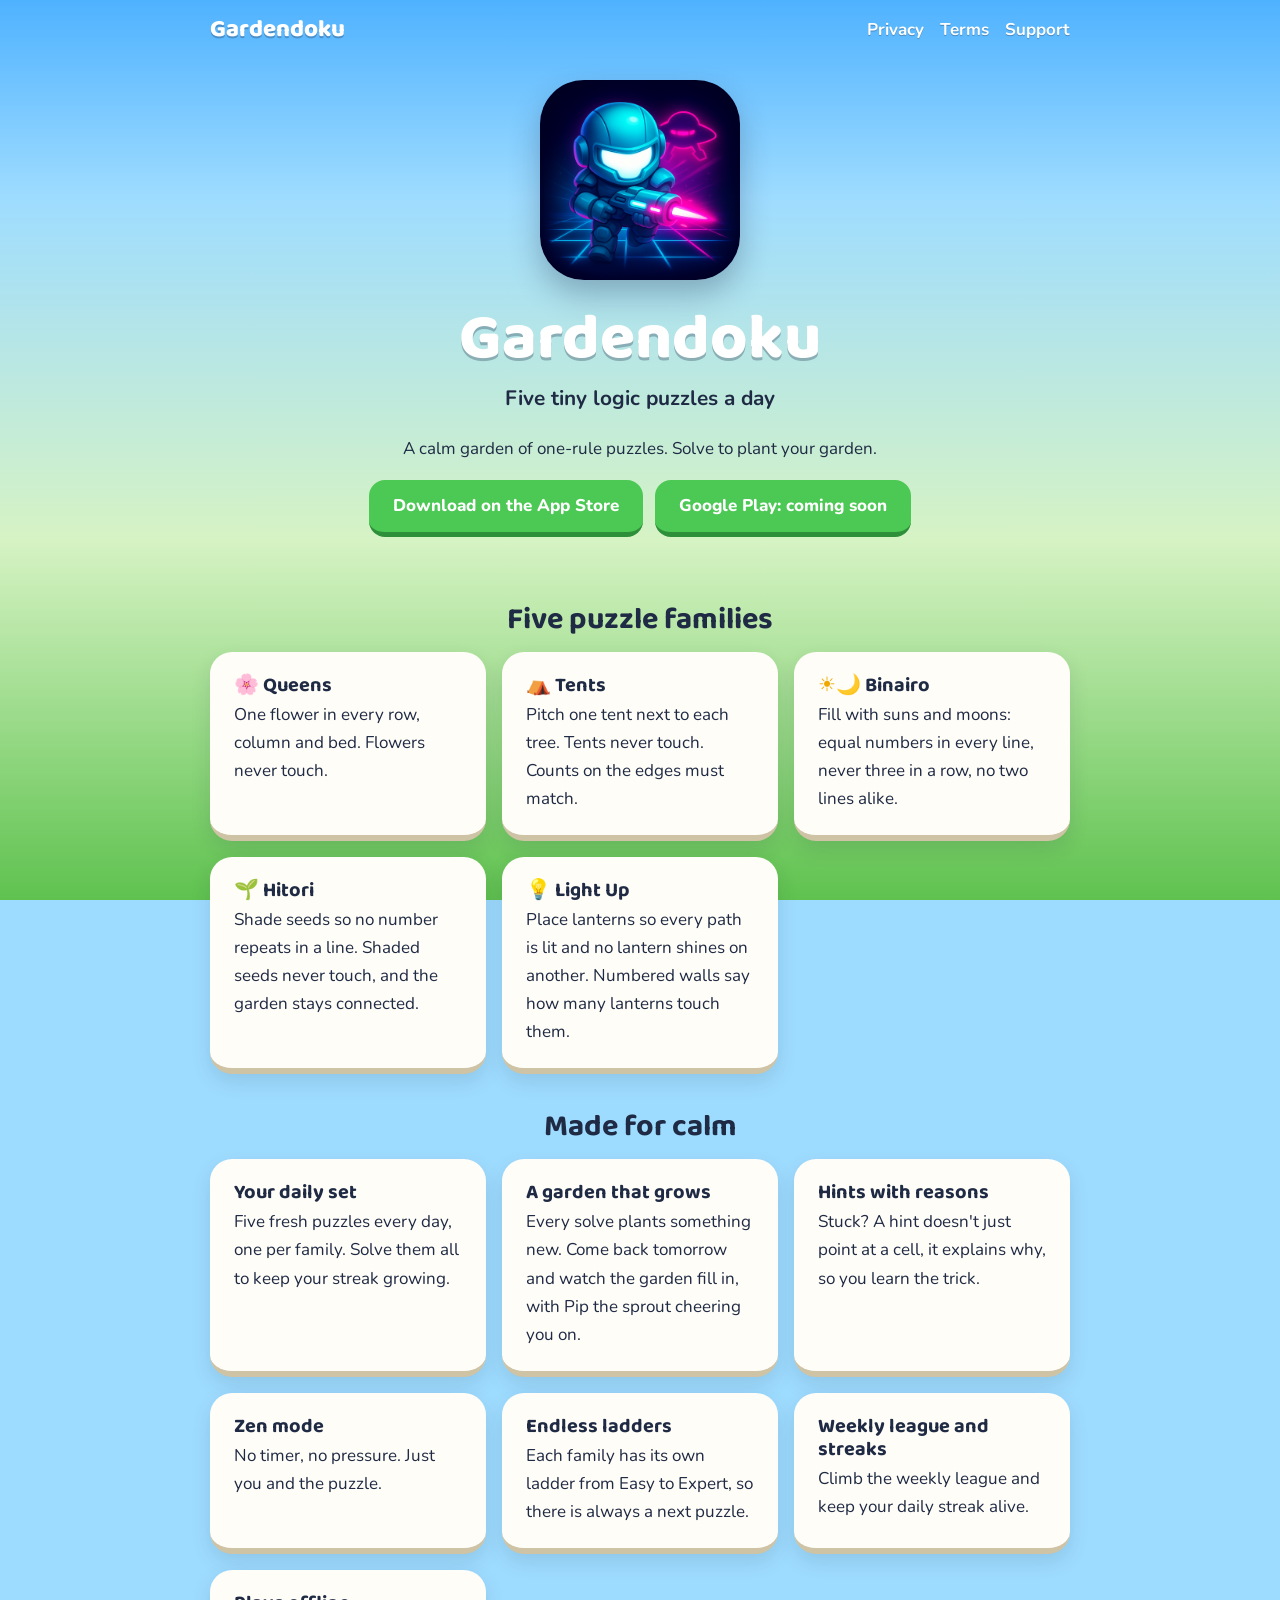
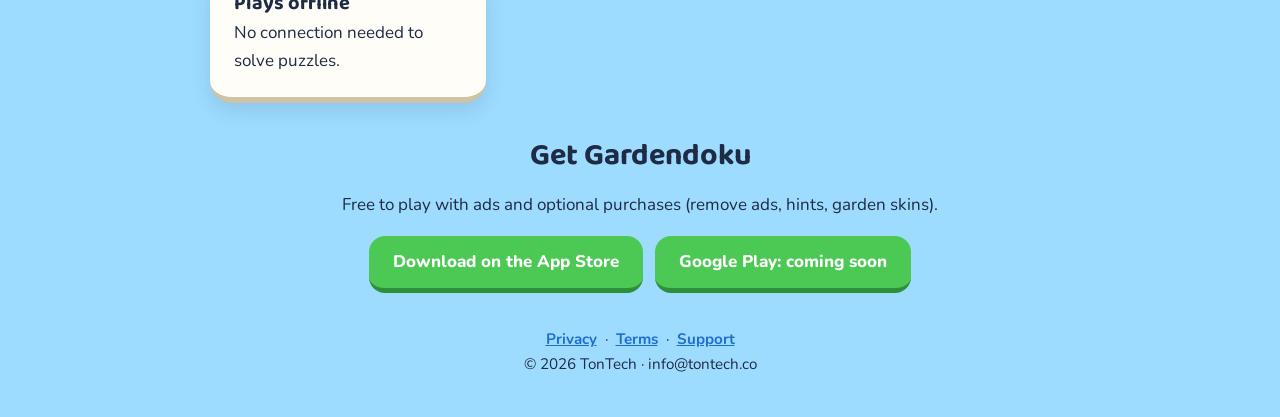
<file: index.html>
<!doctype html>
<html lang="en">
<head>
<meta charset="utf-8">
<meta name="viewport" content="width=device-width, initial-scale=1">
<title>Gardendoku - Five tiny logic puzzles a day</title>
<meta name="description" content="Gardendoku is a calm garden puzzle game: five tiny one-rule logic puzzles a day. By TonTech.">
<meta name="theme-color" content="#4FB2FF">
<meta property="og:title" content="Gardendoku">
<meta property="og:description" content="Five tiny logic puzzles a day.">
<meta property="og:image" content="https://tontechco.github.io/gardendoku-site/assets/icon.png">
<link rel="icon" href="assets/icon.png">
<link rel="preconnect" href="https://fonts.googleapis.com"><link rel="preconnect" href="https://fonts.gstatic.com" crossorigin>
<link href="https://fonts.googleapis.com/css2?family=Baloo+2:wght@600;800&family=Nunito:wght@400;700;800&display=swap" rel="stylesheet">
<link rel="stylesheet" href="assets/site.css">
</head>
<body>
<header class="site"><div class="wrap"><a class="brand" href="">Gardendoku</a>
<nav><a href="privacy/">Privacy</a><a href="terms/">Terms</a><a href="support/">Support</a></nav></div></header>
<section class="hero"><div class="wrap">
<img src="assets/icon.png" alt="Gardendoku icon" width="200" height="200">
<h1>Gardendoku</h1>
<p class="tagline">Five tiny logic puzzles a day</p>
<p>A calm garden of one-rule puzzles. Solve to plant your garden.</p>
<div class="badges">
<!-- Google Play: a real link once the Play record exists -->
<a class="badge" href="https://apps.apple.com/app/id6827605328?ct=site&mt=8">Download on the App Store</a>
<a class="badge" href="#" title="Coming soon">Google Play: coming soon</a>
</div></div></section>
<main class="wrap">
<h2 class="section">Five puzzle families</h2>
<div class="grid">
<div class="card"><h3><span>&#127800;</span> Queens</h3><p>One flower in every row, column and bed. Flowers never touch.</p></div>
<div class="card"><h3><span>&#9978;</span> Tents</h3><p>Pitch one tent next to each tree. Tents never touch. Counts on the edges must match.</p></div>
<div class="card"><h3><span>&#9728;&#127769;</span> Binairo</h3><p>Fill with suns and moons: equal numbers in every line, never three in a row, no two lines alike.</p></div>
<div class="card"><h3><span>&#127793;</span> Hitori</h3><p>Shade seeds so no number repeats in a line. Shaded seeds never touch, and the garden stays connected.</p></div>
<div class="card"><h3><span>&#128161;</span> Light Up</h3><p>Place lanterns so every path is lit and no lantern shines on another. Numbered walls say how many lanterns touch them.</p></div>
</div>
<h2 class="section">Made for calm</h2>
<div class="grid">
<div class="card"><h3>Your daily set</h3><p>Five fresh puzzles every day, one per family. Solve them all to keep your streak growing.</p></div>
<div class="card"><h3>A garden that grows</h3><p>Every solve plants something new. Come back tomorrow and watch the garden fill in, with Pip the sprout cheering you on.</p></div>
<div class="card"><h3>Hints with reasons</h3><p>Stuck? A hint doesn't just point at a cell, it explains why, so you learn the trick.</p></div>
<div class="card"><h3>Zen mode</h3><p>No timer, no pressure. Just you and the puzzle.</p></div>
<div class="card"><h3>Endless ladders</h3><p>Each family has its own ladder from Easy to Expert, so there is always a next puzzle.</p></div>
<div class="card"><h3>Weekly league and streaks</h3><p>Climb the weekly league and keep your daily streak alive.</p></div>
<div class="card"><h3>Plays offline</h3><p>No connection needed to solve puzzles.</p></div>
</div>
<h2 class="section">Get Gardendoku</h2>
<p style="text-align:center">Free to play with ads and optional purchases (remove ads, hints, garden skins).</p>
<div class="badges">
<!-- Google Play: a real link once the Play record exists -->
<a class="badge" href="https://apps.apple.com/app/id6827605328?ct=site&mt=8">Download on the App Store</a>
<a class="badge" href="#" title="Coming soon">Google Play: coming soon</a>
</div>
</main>
<footer><div class="wrap"><a href="privacy/">Privacy</a> &nbsp;&middot;&nbsp; <a href="terms/">Terms</a> &nbsp;&middot;&nbsp; <a href="support/">Support</a><br>&copy; 2026 TonTech &middot; info@tontech.co</div></footer>
</body>
</html>
</file>
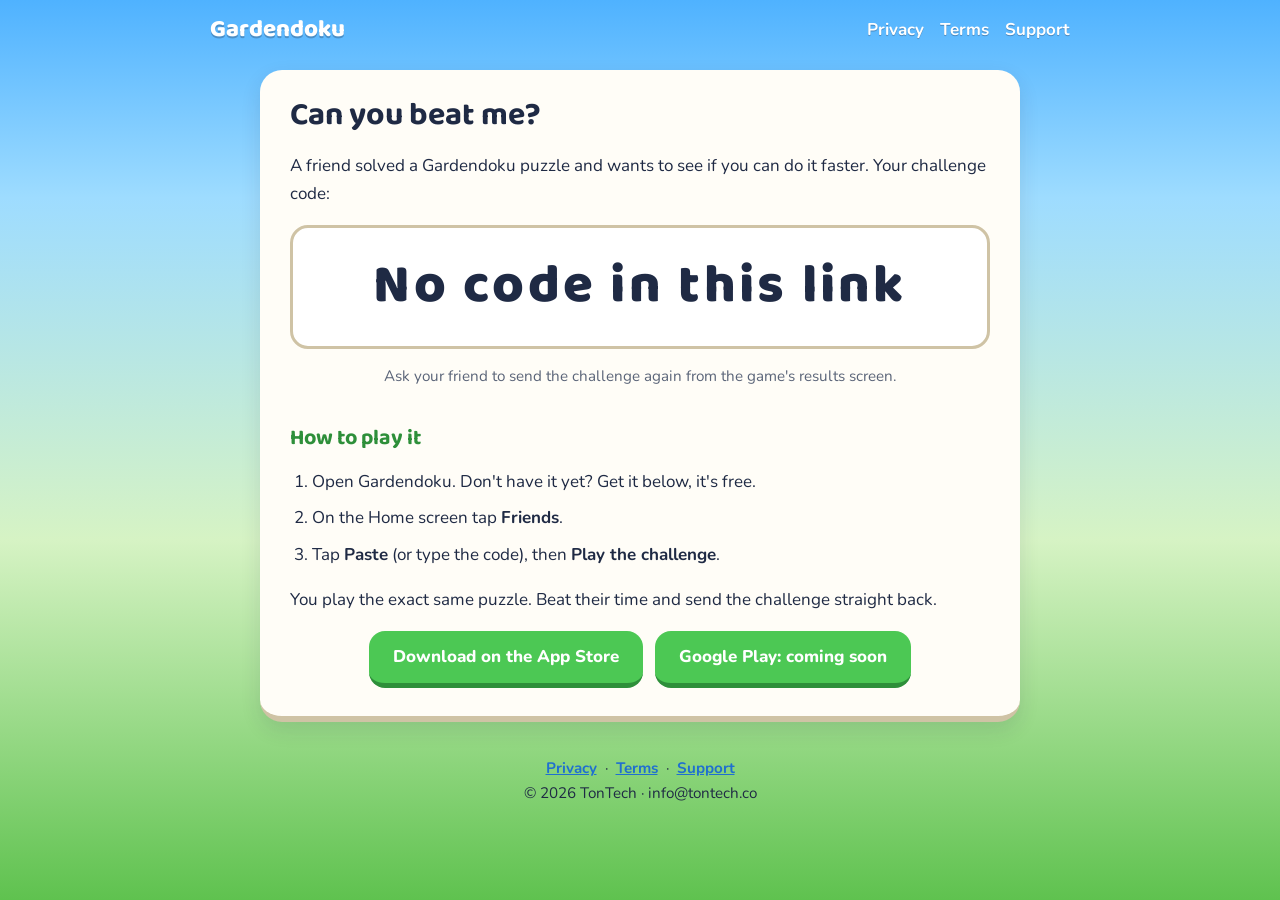
<file: c/index.html>
<!doctype html>
<html lang="en">
<head>
<meta charset="utf-8">
<meta name="viewport" content="width=device-width, initial-scale=1">
<title>Gardendoku challenge</title>
<meta name="description" content="A friend challenged you to a Gardendoku puzzle. Enter the code in the game and beat their time.">
<meta name="theme-color" content="#4FB2FF">
<meta property="og:title" content="Can you beat me? A Gardendoku challenge">
<meta property="og:description" content="Open Gardendoku, tap Friends and enter the code to play the same puzzle against my time.">
<meta property="og:image" content="https://tontechco.github.io/gardendoku-site/assets/icon.png">
<link rel="icon" href="../assets/icon.png">
<link rel="preconnect" href="https://fonts.googleapis.com"><link rel="preconnect" href="https://fonts.gstatic.com" crossorigin>
<link href="https://fonts.googleapis.com/css2?family=Baloo+2:wght@600;800&family=Nunito:wght@400;700;800&display=swap" rel="stylesheet">
<link rel="stylesheet" href="../assets/site.css">
<style>
.code { font-family:"Baloo 2","Nunito",system-ui,sans-serif; font-size:clamp(2.2rem,10vw,3.4rem); font-weight:800; letter-spacing:.06em;
  text-align:center; background:#fff; border:3px solid var(--edge); border-radius:18px; padding:14px 18px; margin:14px 0 8px; direction:ltr; user-select:all; }
.copy { display:block; margin:0 auto 6px; }
.steps { padding-left:1.3em; }
.steps li { margin:.5em 0; }
.hint { color:#5a6478; font-size:.95rem; text-align:center; }
</style>
</head>
<body>
<header class="site"><div class="wrap"><a class="brand" href="../">Gardendoku</a>
<nav><a href="../privacy/">Privacy</a><a href="../terms/">Terms</a><a href="../support/">Support</a></nav></div></header>
<main class="wrap">
<div class="panel">
<h1>Can you beat me?</h1>
<p>A friend solved a Gardendoku puzzle and wants to see if you can do it faster. Your challenge code:</p>
<div class="code" id="code">····</div>
<button class="badge copy" id="copy" type="button">Copy code</button>
<p class="hint" id="copied"></p>
<h2>How to play it</h2>
<ol class="steps">
<li>Open Gardendoku. Don't have it yet? Get it below, it's free.</li>
<li>On the Home screen tap <strong>Friends</strong>.</li>
<li>Tap <strong>Paste</strong> (or type the code), then <strong>Play the challenge</strong>.</li>
</ol>
<p>You play the exact same puzzle. Beat their time and send the challenge straight back.</p>
<div class="badges">
<a class="badge" href="https://apps.apple.com/app/id6827605328?ct=challenge&mt=8">Download on the App Store</a>
<a class="badge" href="../" title="Coming soon">Google Play: coming soon</a>
</div>
</div>
</main>
<footer><div class="wrap"><a href="../privacy/">Privacy</a> &nbsp;&middot;&nbsp; <a href="../terms/">Terms</a> &nbsp;&middot;&nbsp; <a href="../support/">Support</a><br>&copy; 2026 TonTech &middot; info@tontech.co</div></footer>
<script>
(function () {
  // The code is the only thing in the link (no names, nothing personal): letters, digits, one dash.
  var raw = new URLSearchParams(location.search).get("c") || "";
  var code = raw.toUpperCase().replace(/[^0-9A-Z-]/g, "").slice(0, 12);
  var box = document.getElementById("code");
  var copy = document.getElementById("copy");
  var note = document.getElementById("copied");
  if (!code) {
    box.textContent = "No code in this link";
    copy.style.display = "none";
    note.textContent = "Ask your friend to send the challenge again from the game's results screen.";
    return;
  }
  box.textContent = code;
  copy.addEventListener("click", function () {
    var done = function () { note.textContent = "Copied. Now open Gardendoku, tap Friends, then Paste."; };
    if (navigator.clipboard && navigator.clipboard.writeText) {
      navigator.clipboard.writeText(code).then(done, function () { note.textContent = "Select the code above and copy it."; });
    } else {
      note.textContent = "Select the code above and copy it.";
    }
  });
})();
</script>
</body>
</html>
</file>
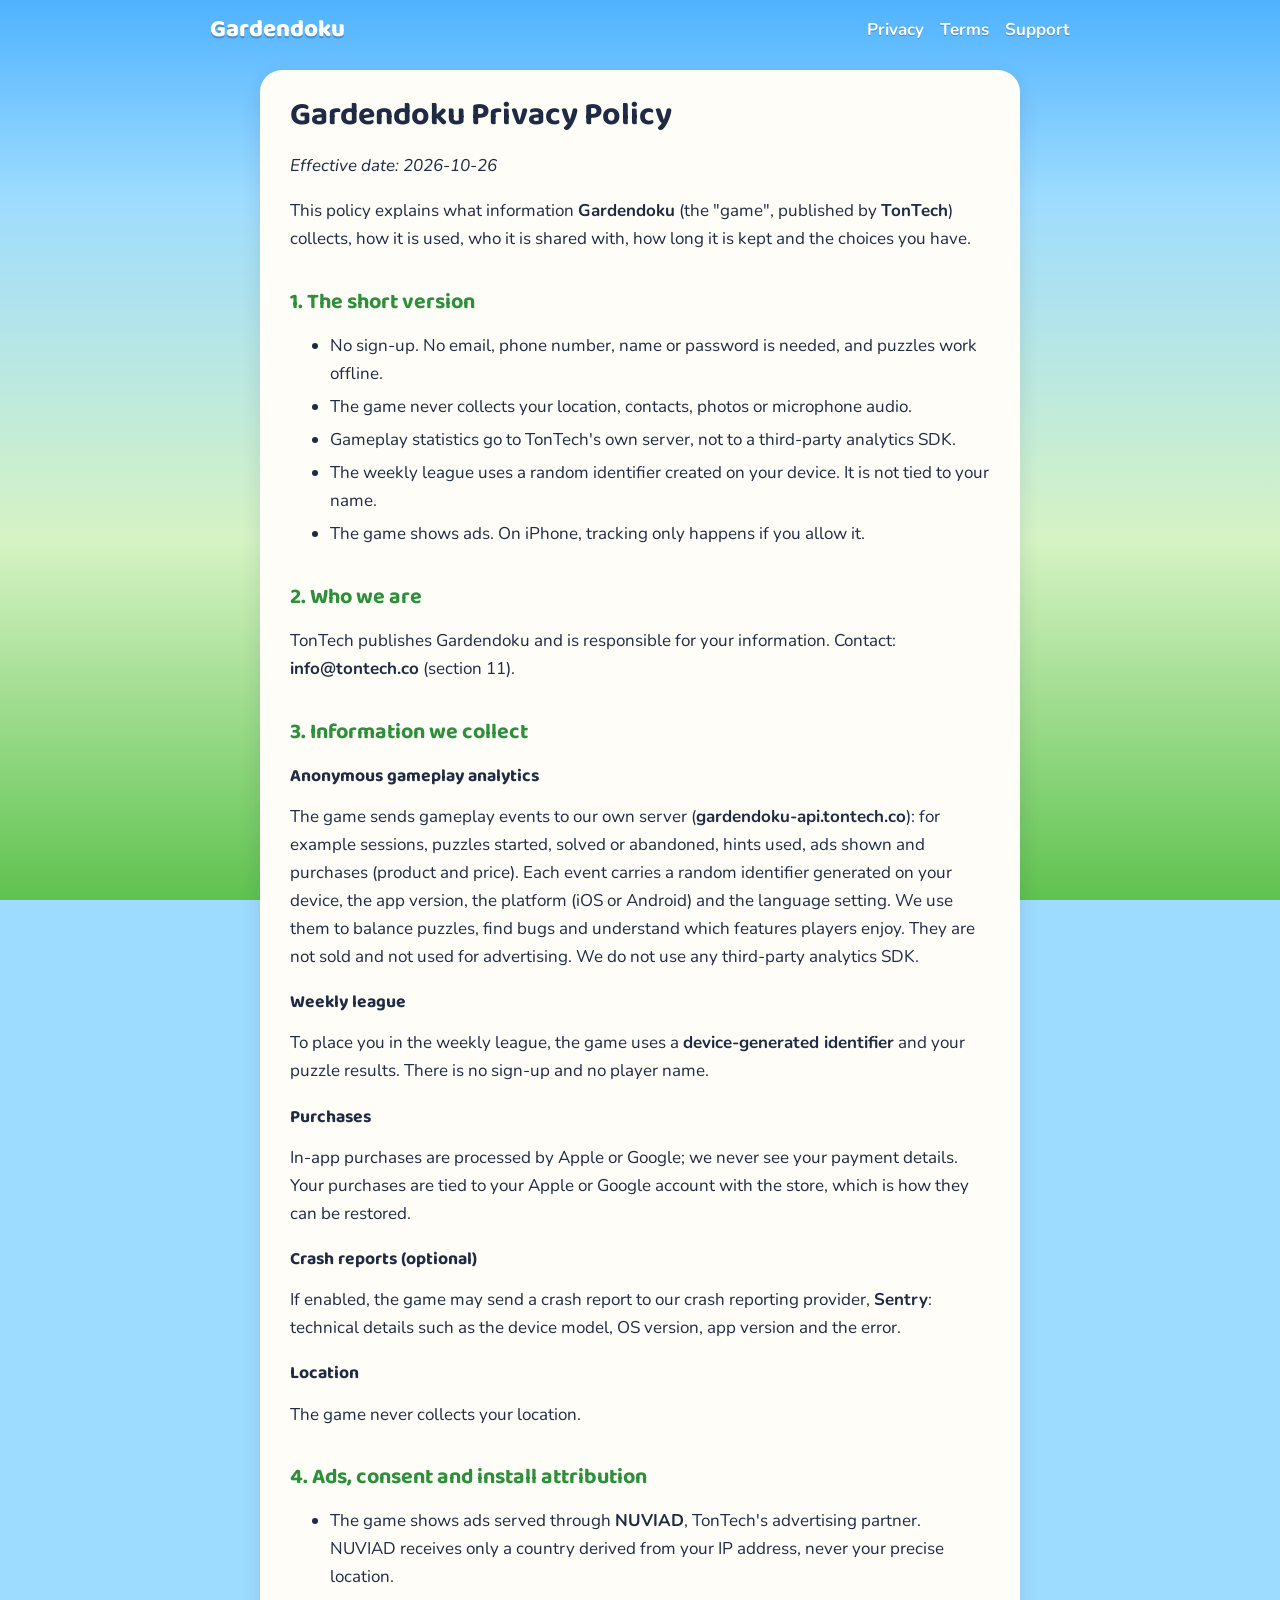
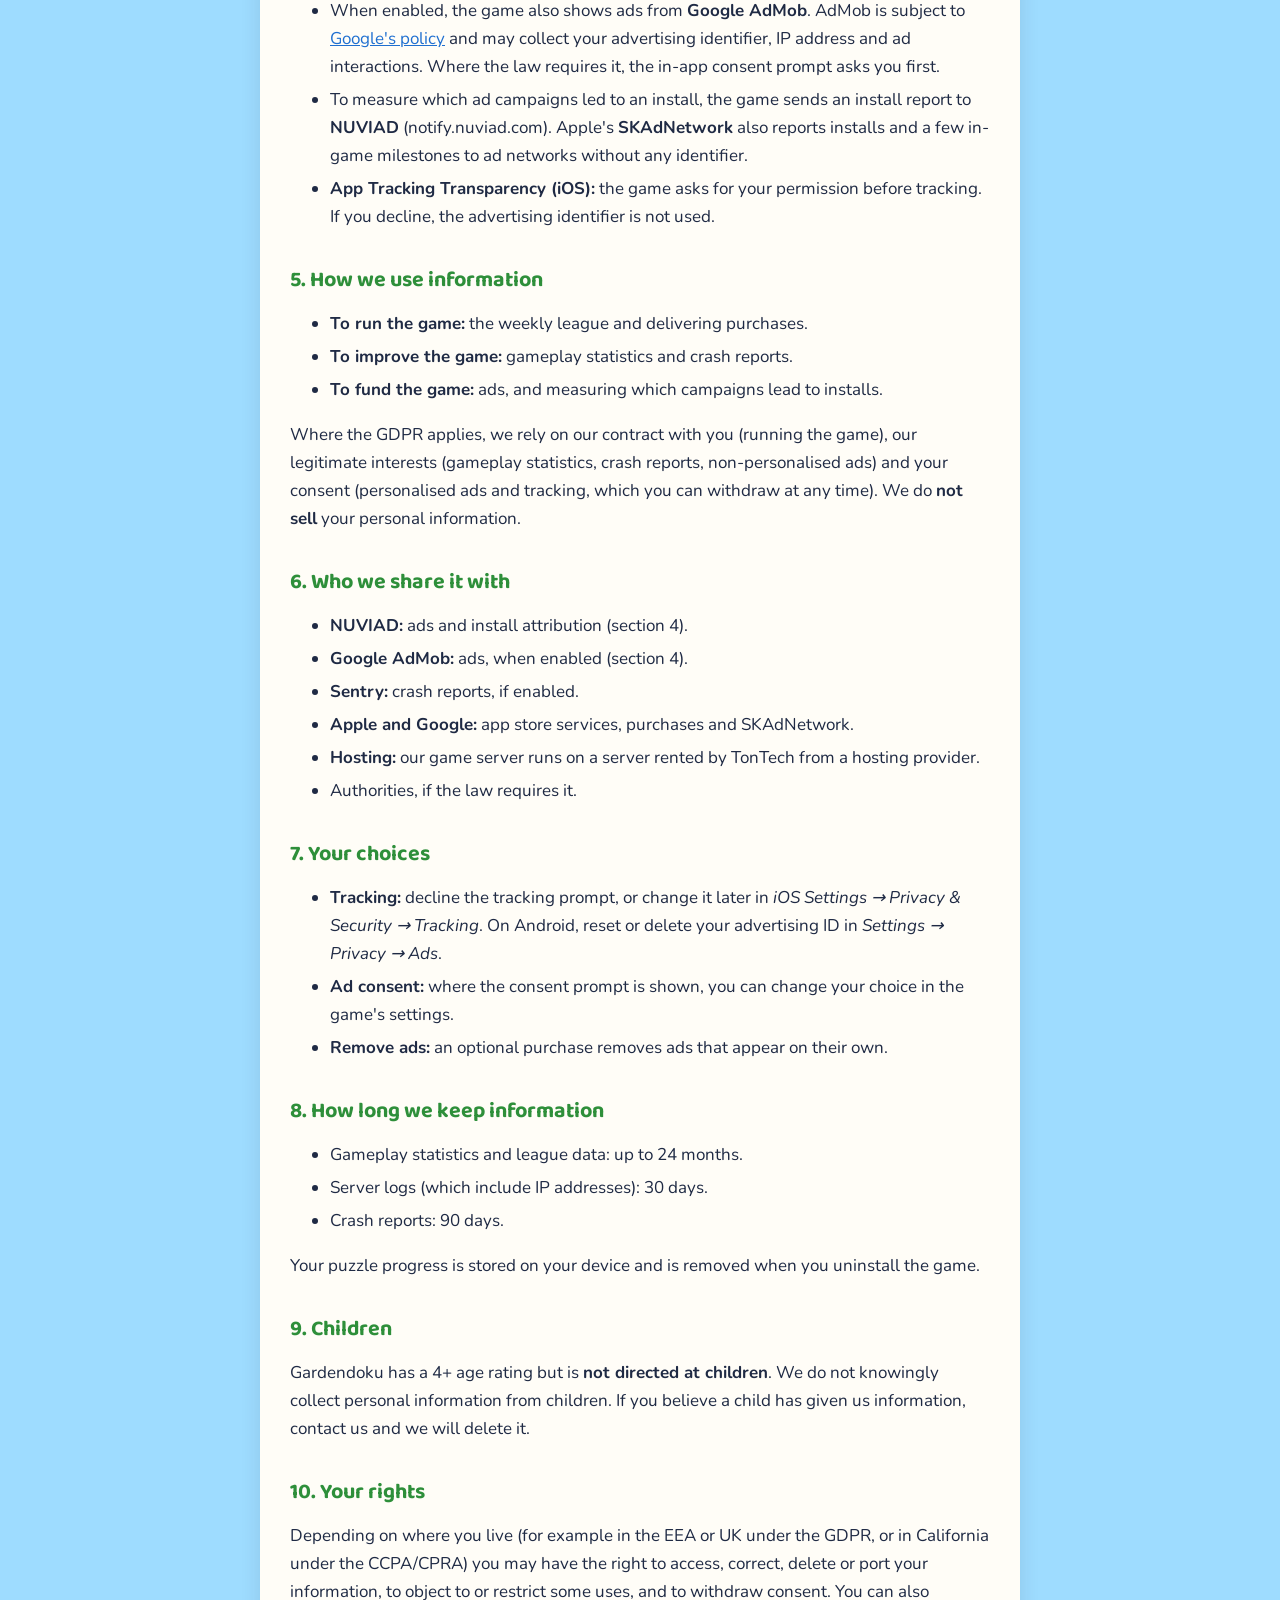
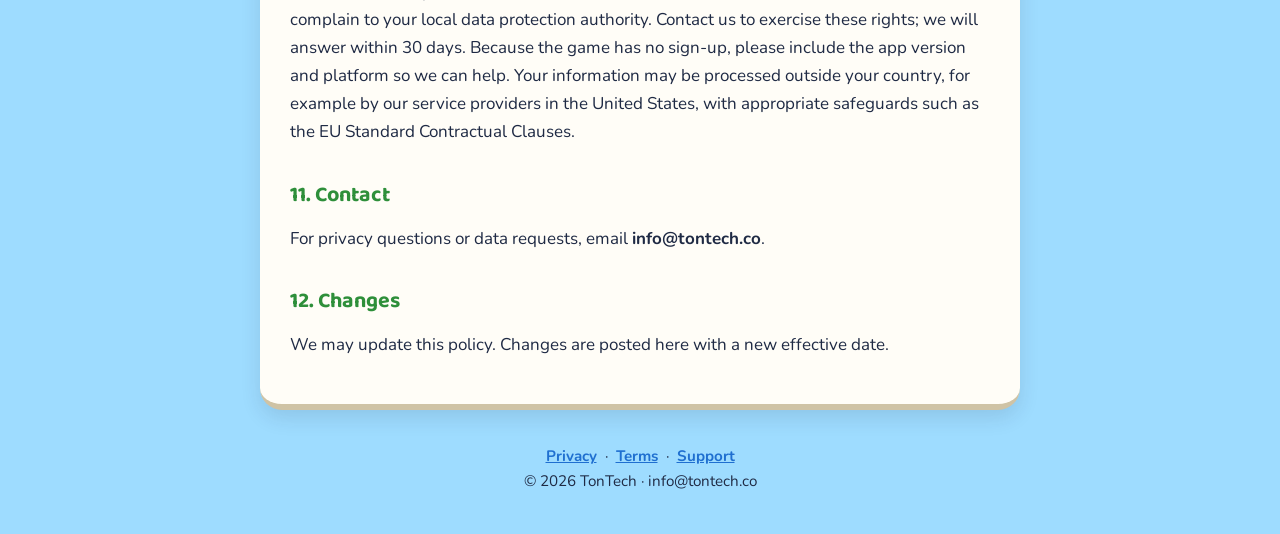
<file: privacy/index.html>
<!doctype html>
<html lang="en">
<head>
<meta charset="utf-8">
<meta name="viewport" content="width=device-width, initial-scale=1">
<title>Gardendoku - Privacy Policy</title>
<meta name="description" content="What Gardendoku collects, why, and your choices.">
<meta name="theme-color" content="#4FB2FF">
<link rel="icon" href="../assets/icon.png">
<link rel="preconnect" href="https://fonts.googleapis.com"><link rel="preconnect" href="https://fonts.gstatic.com" crossorigin>
<link href="https://fonts.googleapis.com/css2?family=Baloo+2:wght@600;800&family=Nunito:wght@400;700;800&display=swap" rel="stylesheet">
<link rel="stylesheet" href="../assets/site.css">
</head>
<body>
<header class="site"><div class="wrap"><a class="brand" href="../">Gardendoku</a>
<nav><a href="../privacy/">Privacy</a><a href="../terms/">Terms</a><a href="../support/">Support</a></nav></div></header>
<main class="wrap"><div class="panel">
<h1>Gardendoku Privacy Policy</h1>
<p><em>Effective date: 2026-10-26</em></p>
<p>This policy explains what information <strong>Gardendoku</strong> (the "game", published by <strong>TonTech</strong>) collects, how it is used, who it is shared with, how long it is kept and the choices you have.</p>

<h2>1. The short version</h2>
<ul>
<li>No sign-up. No email, phone number, name or password is needed, and puzzles work offline.</li>
<li>The game never collects your location, contacts, photos or microphone audio.</li>
<li>Gameplay statistics go to TonTech's own server, not to a third-party analytics SDK.</li>
<li>The weekly league uses a random identifier created on your device. It is not tied to your name.</li>
<li>The game shows ads. On iPhone, tracking only happens if you allow it.</li>
</ul>

<h2>2. Who we are</h2>
<p>TonTech publishes Gardendoku and is responsible for your information. Contact: <strong>info@tontech.co</strong> (section 11).</p>

<h2>3. Information we collect</h2>
<h3>Anonymous gameplay analytics</h3>
<p>The game sends gameplay events to our own server (<strong>gardendoku-api.tontech.co</strong>): for example sessions, puzzles started, solved or abandoned, hints used, ads shown and purchases (product and price). Each event carries a random identifier generated on your device, the app version, the platform (iOS or Android) and the language setting. We use them to balance puzzles, find bugs and understand which features players enjoy. They are not sold and not used for advertising. We do not use any third-party analytics SDK.</p>
<h3>Weekly league</h3>
<p>To place you in the weekly league, the game uses a <strong>device-generated identifier</strong> and your puzzle results. There is no sign-up and no player name.</p>
<h3>Purchases</h3>
<p>In-app purchases are processed by Apple or Google; we never see your payment details. Your purchases are tied to your Apple or Google account with the store, which is how they can be restored.</p>
<h3>Crash reports (optional)</h3>
<p>If enabled, the game may send a crash report to our crash reporting provider, <strong>Sentry</strong>: technical details such as the device model, OS version, app version and the error.</p>
<h3>Location</h3>
<p>The game never collects your location.</p>

<h2>4. Ads, consent and install attribution</h2>
<ul>
<li>The game shows ads served through <strong>NUVIAD</strong>, TonTech's advertising partner. NUVIAD receives only a country derived from your IP address, never your precise location.</li>
<li>When enabled, the game also shows ads from <strong>Google AdMob</strong>. AdMob is subject to <a href="https://policies.google.com/technologies/partner-sites" target="_blank" rel="noopener noreferrer">Google's policy</a> and may collect your advertising identifier, IP address and ad interactions. Where the law requires it, the in-app consent prompt asks you first.</li>
<li>To measure which ad campaigns led to an install, the game sends an install report to <strong>NUVIAD</strong> (notify.nuviad.com). Apple's <strong>SKAdNetwork</strong> also reports installs and a few in-game milestones to ad networks without any identifier.</li>
<li><strong>App Tracking Transparency (iOS):</strong> the game asks for your permission before tracking. If you decline, the advertising identifier is not used.</li>
</ul>

<h2>5. How we use information</h2>
<ul>
<li><strong>To run the game:</strong> the weekly league and delivering purchases.</li>
<li><strong>To improve the game:</strong> gameplay statistics and crash reports.</li>
<li><strong>To fund the game:</strong> ads, and measuring which campaigns lead to installs.</li>
</ul>
<p>Where the GDPR applies, we rely on our contract with you (running the game), our legitimate interests (gameplay statistics, crash reports, non-personalised ads) and your consent (personalised ads and tracking, which you can withdraw at any time). We do <strong>not sell</strong> your personal information.</p>

<h2>6. Who we share it with</h2>
<ul>
<li><strong>NUVIAD:</strong> ads and install attribution (section 4).</li>
<li><strong>Google AdMob:</strong> ads, when enabled (section 4).</li>
<li><strong>Sentry:</strong> crash reports, if enabled.</li>
<li><strong>Apple and Google:</strong> app store services, purchases and SKAdNetwork.</li>
<li><strong>Hosting:</strong> our game server runs on a server rented by TonTech from a hosting provider.</li>
<li>Authorities, if the law requires it.</li>
</ul>

<h2>7. Your choices</h2>
<ul>
<li><strong>Tracking:</strong> decline the tracking prompt, or change it later in <em>iOS Settings &rarr; Privacy &amp; Security &rarr; Tracking</em>. On Android, reset or delete your advertising ID in <em>Settings &rarr; Privacy &rarr; Ads</em>.</li>
<li><strong>Ad consent:</strong> where the consent prompt is shown, you can change your choice in the game's settings.</li>
<li><strong>Remove ads:</strong> an optional purchase removes ads that appear on their own.</li>
</ul>

<h2>8. How long we keep information</h2>
<ul>
<li>Gameplay statistics and league data: up to 24 months.</li>
<li>Server logs (which include IP addresses): 30 days.</li>
<li>Crash reports: 90 days.</li>
</ul>
<p>Your puzzle progress is stored on your device and is removed when you uninstall the game.</p>

<h2>9. Children</h2>
<p>Gardendoku has a 4+ age rating but is <strong>not directed at children</strong>. We do not knowingly collect personal information from children. If you believe a child has given us information, contact us and we will delete it.</p>

<h2>10. Your rights</h2>
<p>Depending on where you live (for example in the EEA or UK under the GDPR, or in California under the CCPA/CPRA) you may have the right to access, correct, delete or port your information, to object to or restrict some uses, and to withdraw consent. You can also complain to your local data protection authority. Contact us to exercise these rights; we will answer within 30 days. Because the game has no sign-up, please include the app version and platform so we can help. Your information may be processed outside your country, for example by our service providers in the United States, with appropriate safeguards such as the EU Standard Contractual Clauses.</p>

<h2>11. Contact</h2>
<p>For privacy questions or data requests, email <strong>info@tontech.co</strong>.</p>

<h2>12. Changes</h2>
<p>We may update this policy. Changes are posted here with a new effective date.</p>

</div></main>
<footer><div class="wrap"><a href="../privacy/">Privacy</a> &nbsp;&middot;&nbsp; <a href="../terms/">Terms</a> &nbsp;&middot;&nbsp; <a href="../support/">Support</a><br>&copy; 2026 TonTech &middot; info@tontech.co</div></footer>
</body>
</html>
</file>
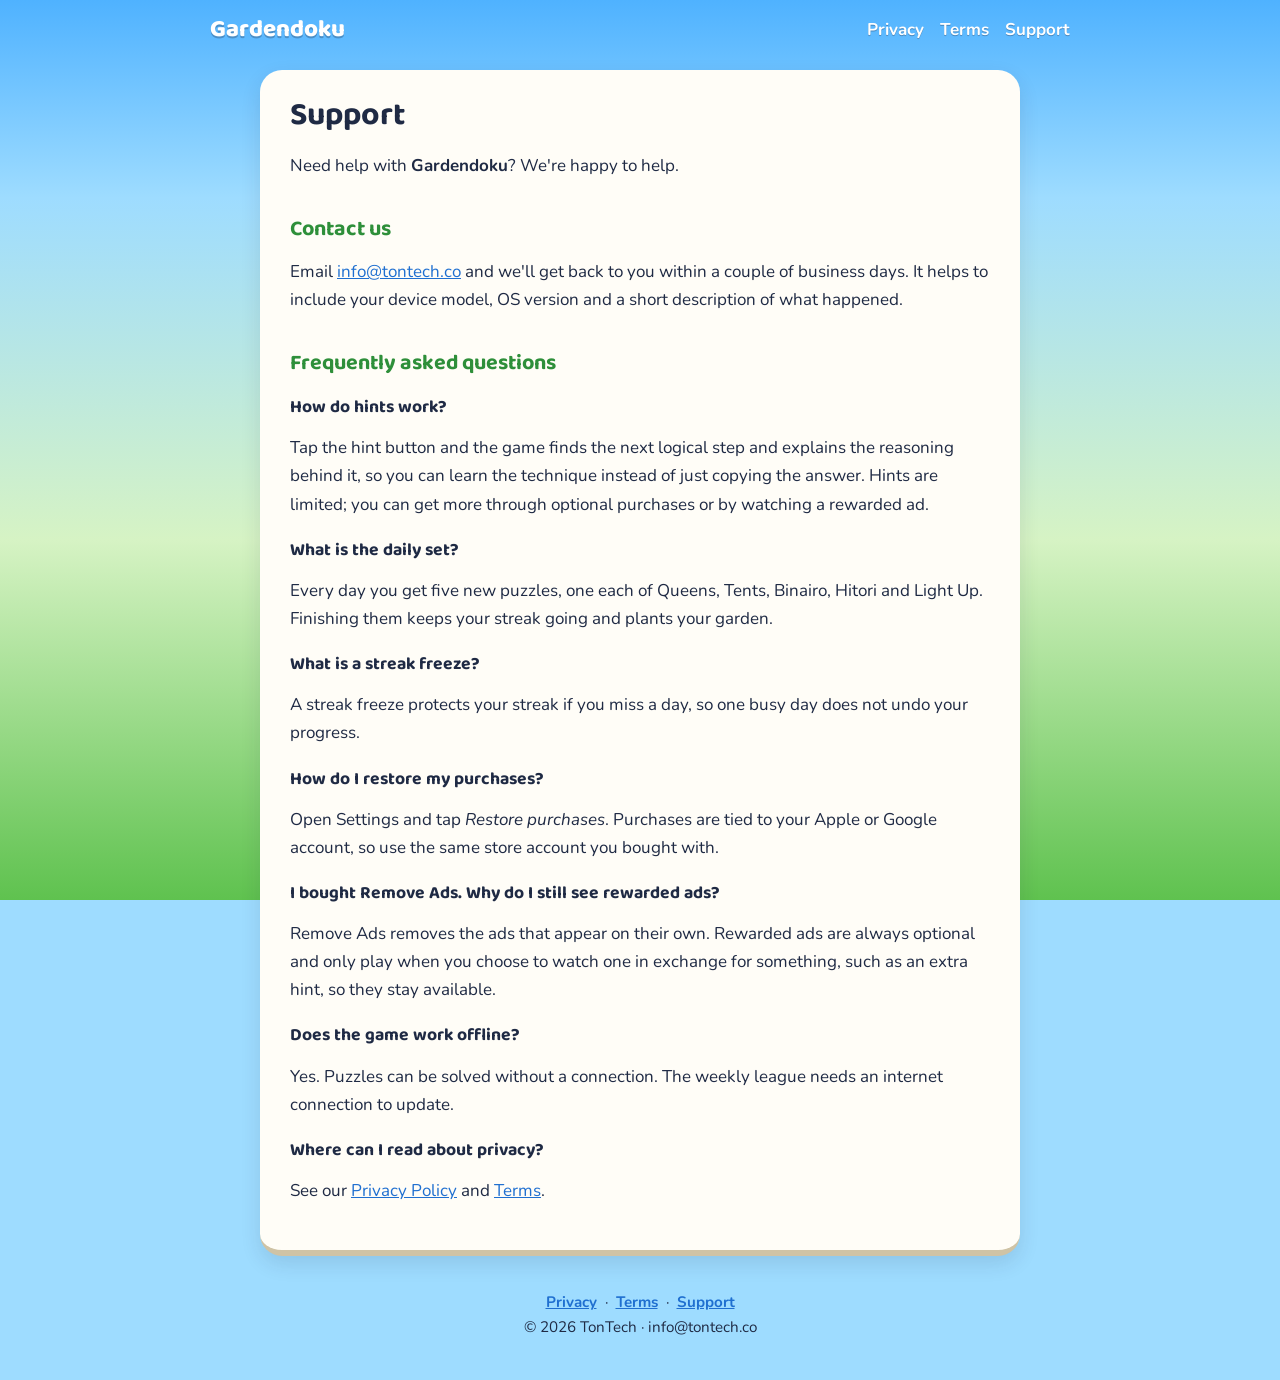
<file: support/index.html>
<!doctype html>
<html lang="en">
<head>
<meta charset="utf-8">
<meta name="viewport" content="width=device-width, initial-scale=1">
<title>Gardendoku - Support</title>
<meta name="description" content="Get help with Gardendoku: hints, the daily set, streaks and purchases.">
<meta name="theme-color" content="#4FB2FF">
<link rel="icon" href="../assets/icon.png">
<link rel="preconnect" href="https://fonts.googleapis.com"><link rel="preconnect" href="https://fonts.gstatic.com" crossorigin>
<link href="https://fonts.googleapis.com/css2?family=Baloo+2:wght@600;800&family=Nunito:wght@400;700;800&display=swap" rel="stylesheet">
<link rel="stylesheet" href="../assets/site.css">
</head>
<body>
<header class="site"><div class="wrap"><a class="brand" href="../">Gardendoku</a>
<nav><a href="../privacy/">Privacy</a><a href="../terms/">Terms</a><a href="../support/">Support</a></nav></div></header>
<main class="wrap"><div class="panel">
<h1>Support</h1>
<p>Need help with <strong>Gardendoku</strong>? We're happy to help.</p>
<h2>Contact us</h2>
<p>Email <a href="mailto:info@tontech.co?subject=Gardendoku%20support">info@tontech.co</a> and we'll get back to you within a couple of business days. It helps to include your device model, OS version and a short description of what happened.</p>
<h2>Frequently asked questions</h2>
<h3>How do hints work?</h3>
<p>Tap the hint button and the game finds the next logical step and explains the reasoning behind it, so you can learn the technique instead of just copying the answer. Hints are limited; you can get more through optional purchases or by watching a rewarded ad.</p>
<h3>What is the daily set?</h3>
<p>Every day you get five new puzzles, one each of Queens, Tents, Binairo, Hitori and Light Up. Finishing them keeps your streak going and plants your garden.</p>
<h3>What is a streak freeze?</h3>
<p>A streak freeze protects your streak if you miss a day, so one busy day does not undo your progress.</p>
<h3>How do I restore my purchases?</h3>
<p>Open Settings and tap <em>Restore purchases</em>. Purchases are tied to your Apple or Google account, so use the same store account you bought with.</p>
<h3>I bought Remove Ads. Why do I still see rewarded ads?</h3>
<p>Remove Ads removes the ads that appear on their own. Rewarded ads are always optional and only play when you choose to watch one in exchange for something, such as an extra hint, so they stay available.</p>
<h3>Does the game work offline?</h3>
<p>Yes. Puzzles can be solved without a connection. The weekly league needs an internet connection to update.</p>
<h3>Where can I read about privacy?</h3>
<p>See our <a href="../privacy/">Privacy Policy</a> and <a href="../terms/">Terms</a>.</p>

</div></main>
<footer><div class="wrap"><a href="../privacy/">Privacy</a> &nbsp;&middot;&nbsp; <a href="../terms/">Terms</a> &nbsp;&middot;&nbsp; <a href="../support/">Support</a><br>&copy; 2026 TonTech &middot; info@tontech.co</div></footer>
</body>
</html>
</file>
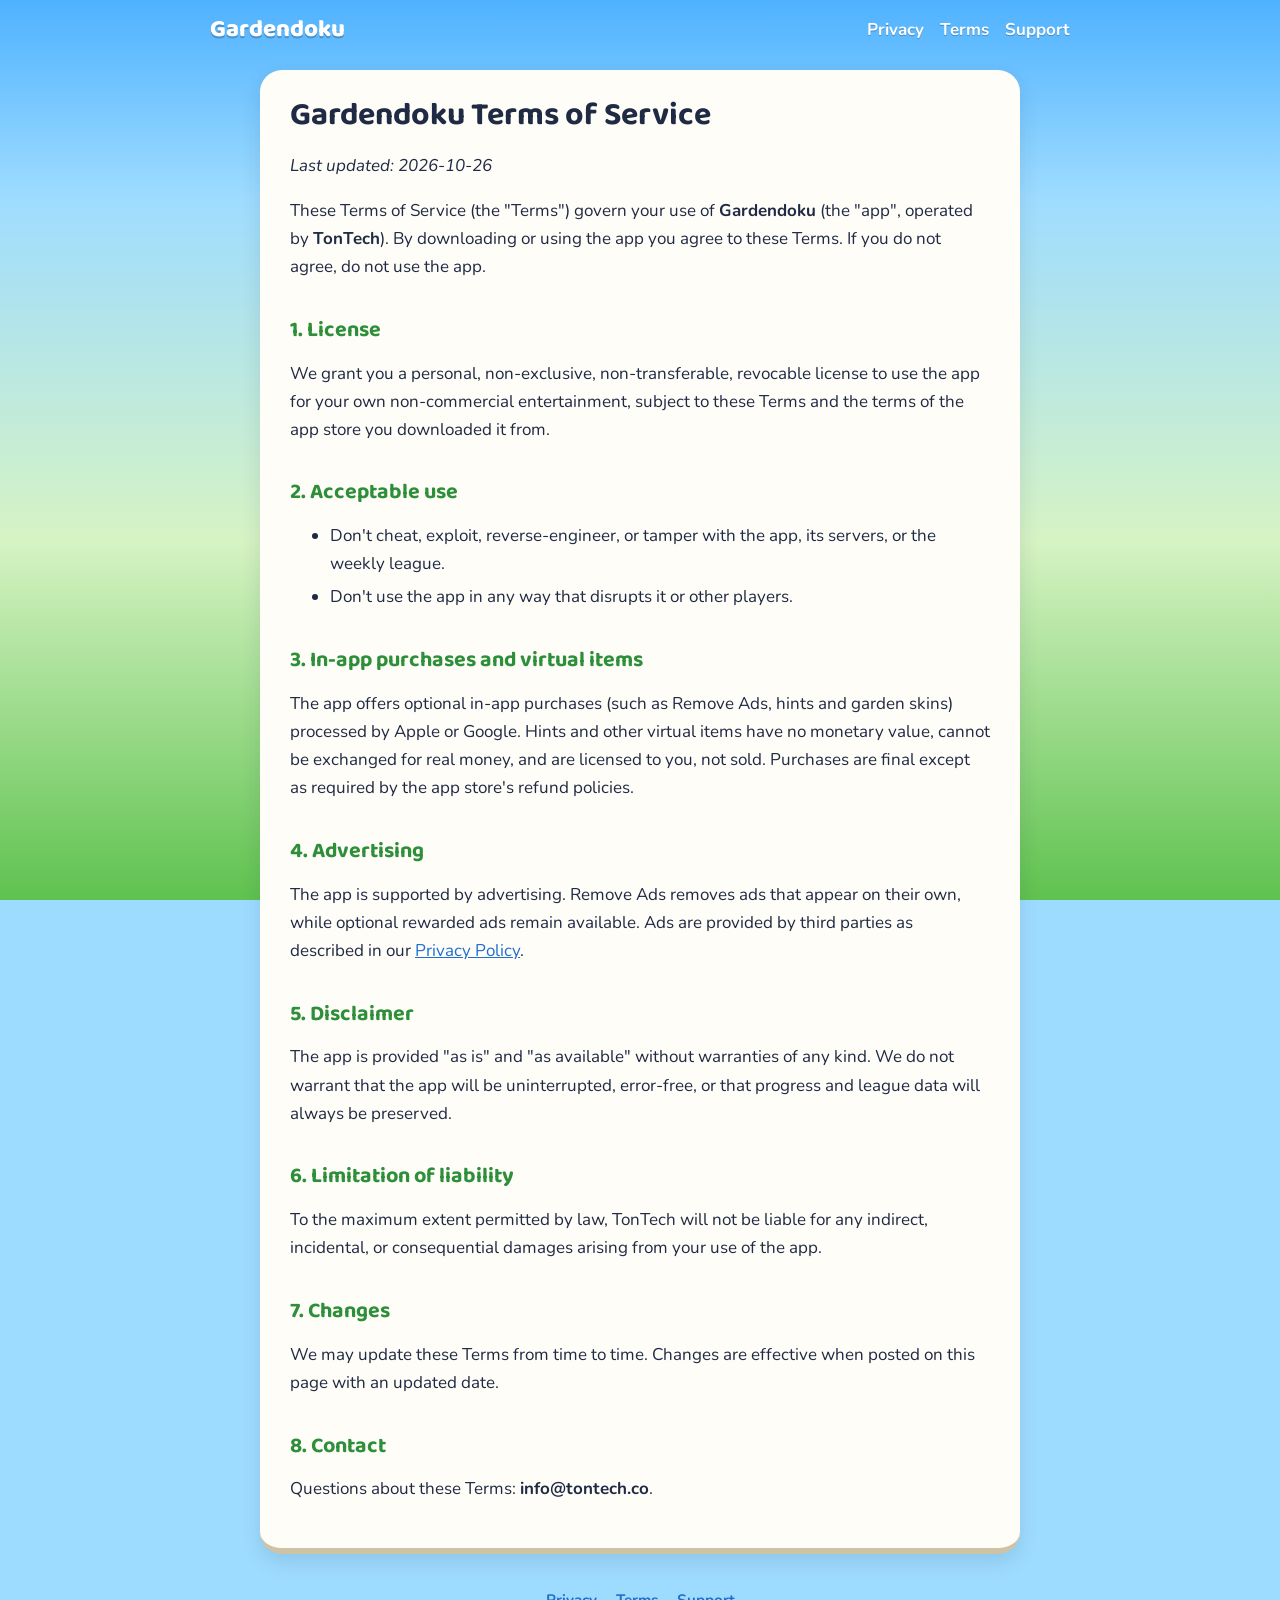
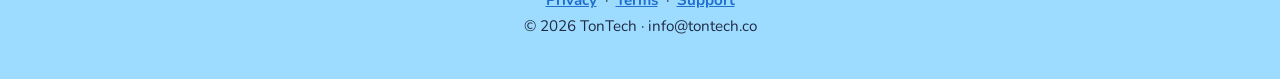
<file: terms/index.html>
<!doctype html>
<html lang="en">
<head>
<meta charset="utf-8">
<meta name="viewport" content="width=device-width, initial-scale=1">
<title>Gardendoku - Terms of Service</title>
<meta name="description" content="Terms of Service for Gardendoku.">
<meta name="theme-color" content="#4FB2FF">
<link rel="icon" href="../assets/icon.png">
<link rel="preconnect" href="https://fonts.googleapis.com"><link rel="preconnect" href="https://fonts.gstatic.com" crossorigin>
<link href="https://fonts.googleapis.com/css2?family=Baloo+2:wght@600;800&family=Nunito:wght@400;700;800&display=swap" rel="stylesheet">
<link rel="stylesheet" href="../assets/site.css">
</head>
<body>
<header class="site"><div class="wrap"><a class="brand" href="../">Gardendoku</a>
<nav><a href="../privacy/">Privacy</a><a href="../terms/">Terms</a><a href="../support/">Support</a></nav></div></header>
<main class="wrap"><div class="panel">
<h1>Gardendoku Terms of Service</h1>
<p><em>Last updated: 2026-10-26</em></p>
<p>These Terms of Service (the "Terms") govern your use of <strong>Gardendoku</strong> (the "app", operated by <strong>TonTech</strong>). By downloading or using the app you agree to these Terms. If you do not agree, do not use the app.</p>
<h2>1. License</h2>
<p>We grant you a personal, non-exclusive, non-transferable, revocable license to use the app for your own non-commercial entertainment, subject to these Terms and the terms of the app store you downloaded it from.</p>
<h2>2. Acceptable use</h2>
<ul>
<li>Don't cheat, exploit, reverse-engineer, or tamper with the app, its servers, or the weekly league.</li>
<li>Don't use the app in any way that disrupts it or other players.</li>
</ul>
<h2>3. In-app purchases and virtual items</h2>
<p>The app offers optional in-app purchases (such as Remove Ads, hints and garden skins) processed by Apple or Google. Hints and other virtual items have no monetary value, cannot be exchanged for real money, and are licensed to you, not sold. Purchases are final except as required by the app store's refund policies.</p>
<h2>4. Advertising</h2>
<p>The app is supported by advertising. Remove Ads removes ads that appear on their own, while optional rewarded ads remain available. Ads are provided by third parties as described in our <a href="../privacy/">Privacy Policy</a>.</p>
<h2>5. Disclaimer</h2>
<p>The app is provided "as is" and "as available" without warranties of any kind. We do not warrant that the app will be uninterrupted, error-free, or that progress and league data will always be preserved.</p>
<h2>6. Limitation of liability</h2>
<p>To the maximum extent permitted by law, TonTech will not be liable for any indirect, incidental, or consequential damages arising from your use of the app.</p>
<h2>7. Changes</h2>
<p>We may update these Terms from time to time. Changes are effective when posted on this page with an updated date.</p>
<h2>8. Contact</h2>
<p>Questions about these Terms: <strong>info@tontech.co</strong>.</p>

</div></main>
<footer><div class="wrap"><a href="../privacy/">Privacy</a> &nbsp;&middot;&nbsp; <a href="../terms/">Terms</a> &nbsp;&middot;&nbsp; <a href="../support/">Support</a><br>&copy; 2026 TonTech &middot; info@tontech.co</div></footer>
</body>
</html>
</file>
<file: assets/site.css>
:root { color-scheme: light; --ink:#1F2A44; --card:#FFFDF7; --edge:#CFC3A5; --green:#4CC854; --green-edge:#2E8F3A; --gold:#F0A800; }
* { box-sizing: border-box; }
body { margin:0; font:17px/1.65 "Nunito",system-ui,-apple-system,"Segoe UI",sans-serif; color:var(--ink);
  background:#9EDCFF; background-image:linear-gradient(180deg,#4FB2FF 0%,#9EDCFF 22%,#D6F3C4 60%,#5FC24F 100%); background-attachment:fixed; min-height:100vh; }
h1,h2,h3,.brand { font-family:"Baloo 2","Nunito",system-ui,sans-serif; line-height:1.15; }
.wrap { max-width:900px; margin:0 auto; padding:0 20px; }
a { color:#1f6fd0; }
header.site { padding:16px 0; }
header.site .wrap { display:flex; align-items:center; justify-content:space-between; }
.brand { font-size:1.5rem; font-weight:800; color:#fff; text-decoration:none; text-shadow:0 2px 0 rgba(31,42,68,.3); }
nav a { color:#fff; font-weight:700; margin-left:16px; text-decoration:none; text-shadow:0 1px 0 rgba(31,42,68,.35); }
.card, .panel { background:var(--card); border-radius:22px; border-bottom:6px solid var(--edge); padding:22px 24px; box-shadow:0 8px 20px rgba(31,42,68,.12); }
.panel { max-width:760px; margin:10px auto 0; padding:28px 30px; }
.panel h1 { font-size:2rem; margin:0 0 .3em; }
.panel h2 { font-size:1.35rem; margin:1.7em 0 .3em; color:#2E8F3A; }
.panel h3 { font-size:1.1rem; margin:1.2em 0 .2em; }
.panel li { margin:.3em 0; }
.hero { text-align:center; padding:20px 0 30px; }
.hero img { width:200px; max-width:60%; border-radius:44px; box-shadow:0 14px 30px rgba(31,42,68,.3); }
.hero h1 { font-size:clamp(2.6rem,9vw,4rem); font-weight:800; margin:14px 0 4px; color:#fff; text-shadow:0 3px 0 rgba(31,42,68,.3); }
.tagline { font-size:1.3rem; font-weight:700; color:var(--ink); margin:0 0 20px; }
.badges { display:flex; gap:12px; justify-content:center; flex-wrap:wrap; margin-top:10px; }
.badge { display:inline-block; background:var(--green); color:#fff; font-weight:800; text-decoration:none; padding:12px 24px; border-radius:16px; border-bottom:5px solid var(--green-edge); }
.badge:hover { filter:brightness(1.05); }
h2.section { font-size:1.9rem; text-align:center; margin:36px 0 14px; color:var(--ink); }
.grid { display:grid; grid-template-columns:repeat(auto-fit,minmax(260px,1fr)); gap:16px; }
.card h3 { margin:0 0 4px; font-size:1.25rem; }
.card h3 span { color:var(--gold); }
.card p { margin:0; }
footer { text-align:center; padding:34px 0 40px; color:var(--ink); font-size:.95rem; }
footer a { font-weight:700; }
@media (max-width:620px) { .panel { padding:22px 18px; } }
</file>
